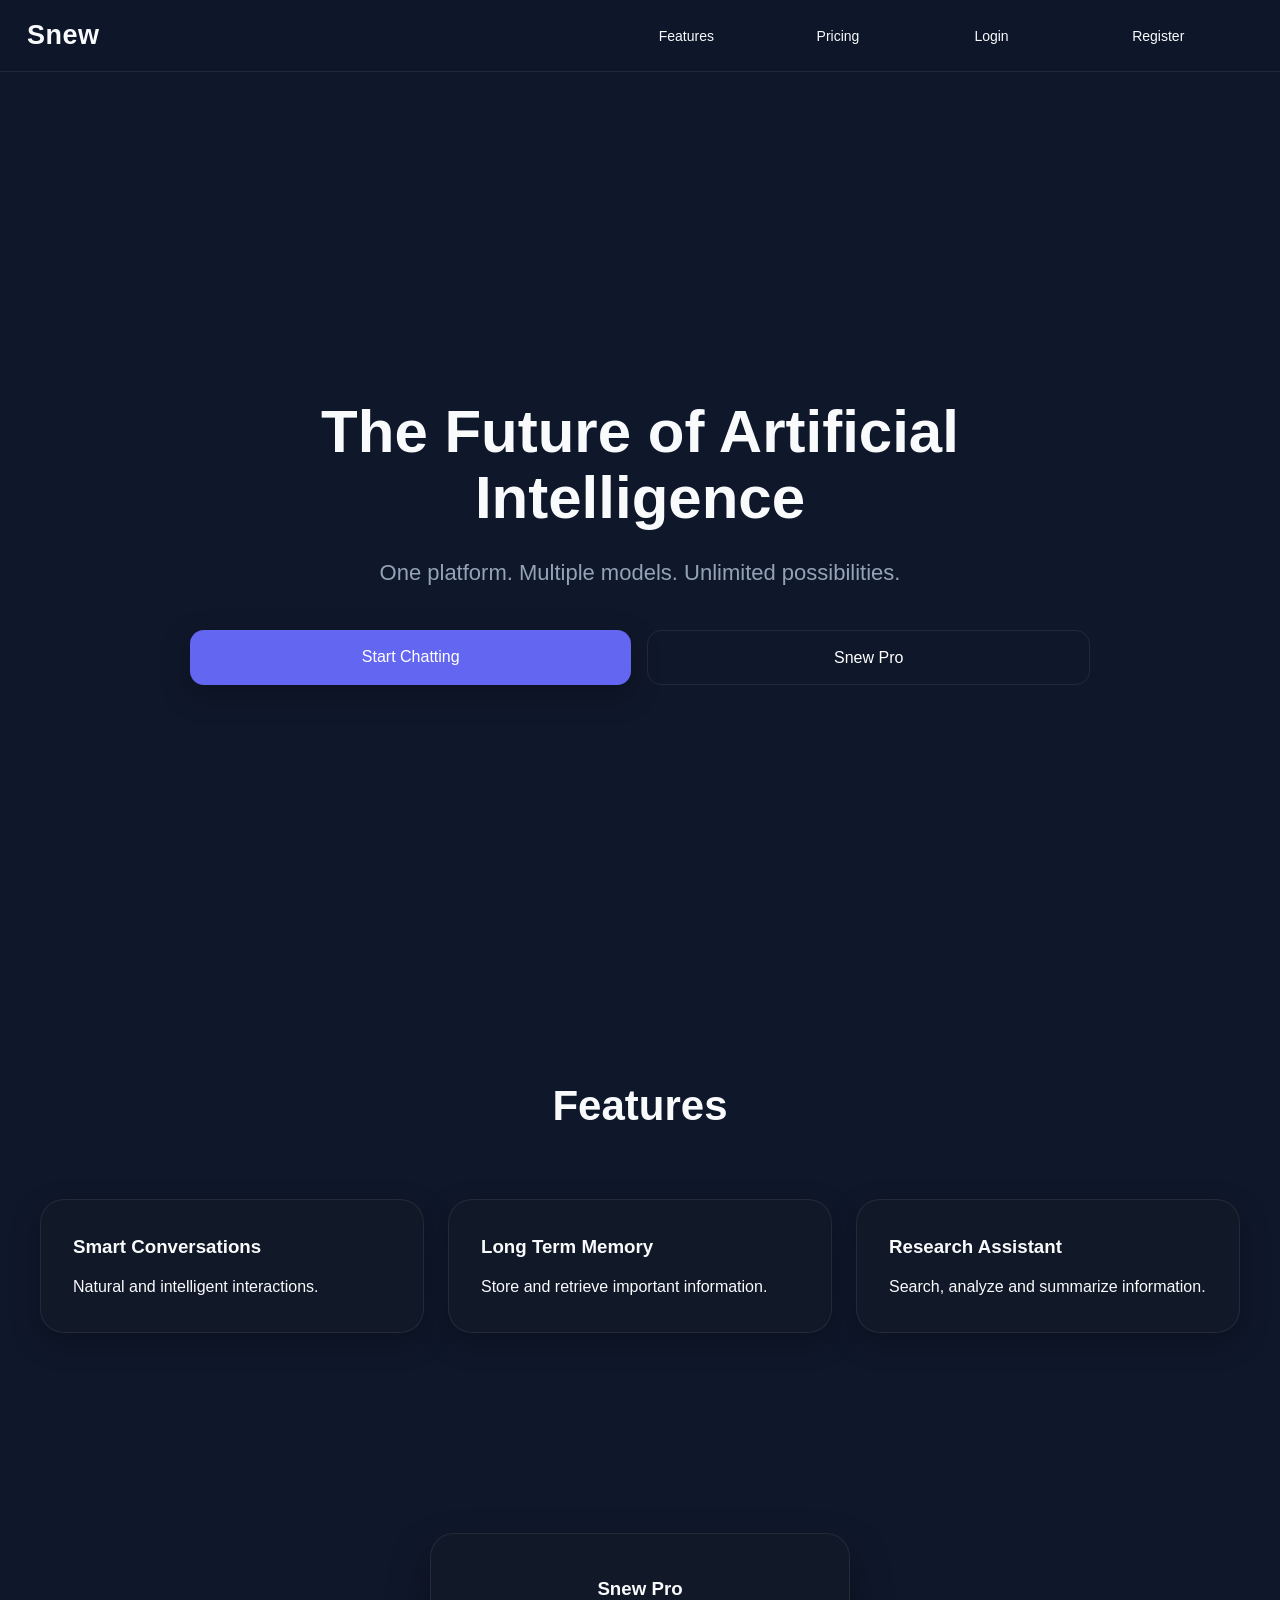
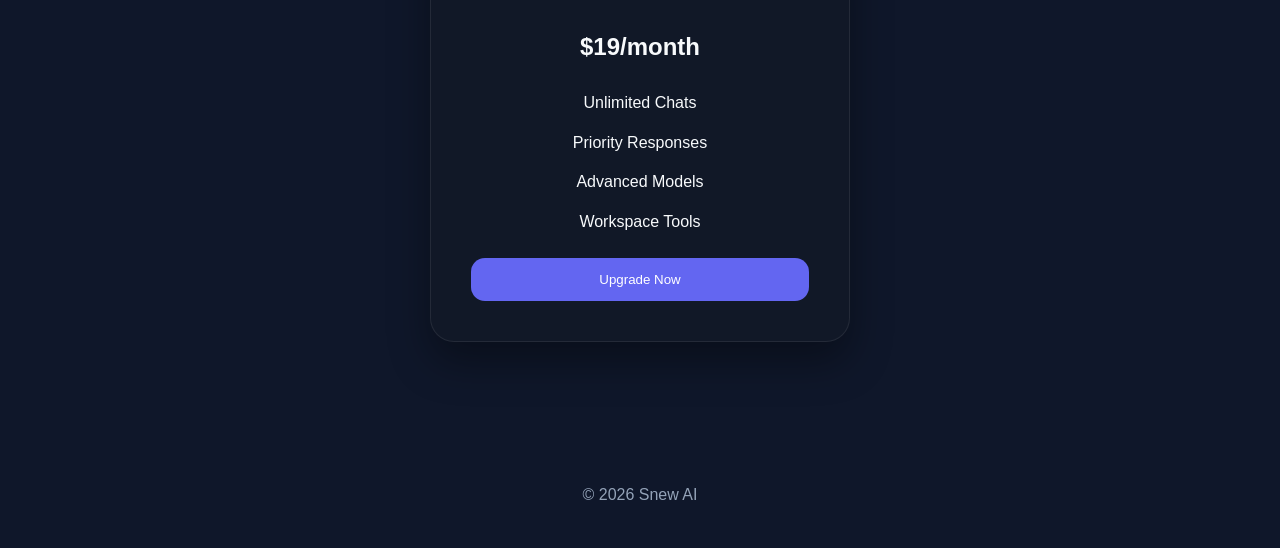
<file: index.html>
<!DOCTYPE html>
<html lang="en">

<head>
  <meta charset="UTF-8">
  <meta name="viewport" content="width=device-width, initial-scale=1.0">
  
  <title>Snew AI</title>
  
  <link rel="stylesheet" href="style.css">
  
  <link href="https://fonts.googleapis.com/css2?family=Inter:wght@300;400;500;600;700&display=swap" rel="stylesheet">
  
</head>

<body>
  
  <nav>
    
    <div class="nav-container">
      
      <div class="logo">
        Snew
      </div>
      
      <ul>
        
        <li><a href="#features">Features</a></li>
        
        <li><a href="#pricing">Pricing</a></li>
        
        <li><a href="login.html">Login</a></li>
        
        <li><a href="register.html">Register</a></li>
        
      </ul>
      
    </div>
    
  </nav>
  
  <section class="hero">
    
    <div class="hero-content">
      
      <h1>
        The Future of Artificial Intelligence
      </h1>
      
      <p>
        One platform. Multiple models.
        Unlimited possibilities.
      </p>
      
      <div class="hero-buttons">
        
        <a href="chat.html" class="btn">
          Start Chatting
        </a>
        
        <a href="#pricing" class="btn-secondary">
          Snew Pro
        </a>
        
      </div>
      
    </div>
    
  </section>
  
  <section id="features">
    
    <h2>Features</h2>
    
    <div class="cards">
      
      <div class="card">
        
        <h3>Smart Conversations</h3>
        
        <p>
          Natural and intelligent interactions.
        </p>
        
      </div>
      
      <div class="card">
        
        <h3>Long Term Memory</h3>
        
        <p>
          Store and retrieve important information.
        </p>
        
      </div>
      
      <div class="card">
        
        <h3>Research Assistant</h3>
        
        <p>
          Search, analyze and summarize information.
        </p>
        
      </div>
      
    </div>
    
  </section>
  
  <section id="pricing">
    
    <div class="pricing-card">
      
      <h3>Snew Pro</h3>
      
      <h1>$19/month</h1>
      
      <ul>
        
        <li>Unlimited Chats</li>
        
        <li>Priority Responses</li>
        
        <li>Advanced Models</li>
        
        <li>Workspace Tools</li>
        
      </ul>
      
      <button>
        Upgrade Now
      </button>
      
    </div>
    
  </section>
  
  <footer>
    
    © 2026 Snew AI
    
  </footer>
  
 
  
</body>

</html>
</file>
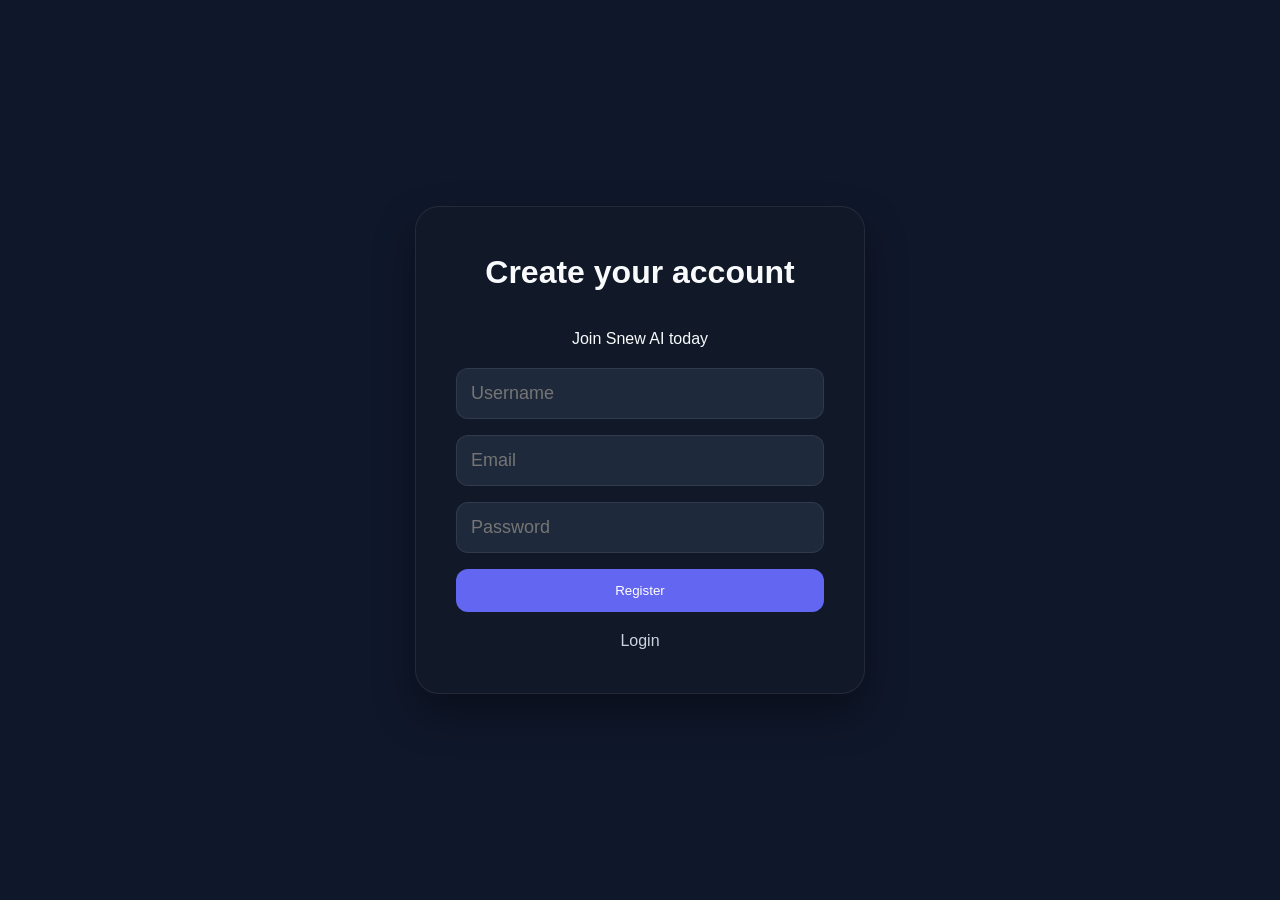
<file: registre.html>
<!DOCTYPE html>
<html>
<head>
<meta charset="UTF-8">
<title>Register</title>
<link rel="stylesheet" href="style.css">
</head>
<body>

<div class="auth-container">

    <form class="auth-box">

        <h1>Create your account</h1>

<p style="text-align:center;">
  Join Snew AI today
</p>

        <input
        type="text"
        placeholder="Username">

        <input
        type="email"
        placeholder="Email">

        <input
        type="password"
        placeholder="Password">

        <button>
            Register
        </button>

        <a href="login.html">
            Login
        </a>

    </form>

</div>

</body>
</html>
</file>
<file: style.css>
* {
  margin: 0;
  padding: 0;
  box-sizing: border-box;
  font-family: Arial;
}

body {
  background: black;
  color: white;
  height: 100vh;
  display: flex;
  flex-direction: column;
}

header {
  display: flex;
  justify-content: space-between;
  align-items: center;
  padding: 20px;
  position: sticky;
  height: 70px;
  top: 0;
  z-index: 1;
}


.upgrade {
  background: #2c2468;
  color: #8d86ff;
  border: none;
  padding: 15px 30px;
  border-radius: 30px;
  font-size: 18px;
}



.chat-container {
  flex: 1;
  overflow: auto;
  padding: 20px;
}

.user {
  background: #303030;
  padding: 15px;
  border-radius: 20px;
  width: max-content;
  margin-left: auto;
  margin-top: 15px;
}

.bot {
  background: #171717;
  padding: 15px;
  border-radius: 20px;
  width: max-content;
  max-width: 80%;
  margin-top: 15px;
  
}



.input-area {
  display: flex;
  align-items: center;
  gap: 10px;
  padding: 15px;
}

.plus,
.mic,
.send {
  width: 55px;
  height: 55px;
  border: none;
  border-radius: 50%;
  background: #222;
  color: white;
  font-size: 25px;
}

input {
  flex: 1;
  background: #1d1d1d;
  border: none;
  color: white;
  padding: 18px;
  border-radius: 30px;
  font-size: 18px;
}

.thinking{
    display:flex;
    gap:6px;
}

.thinking span{
    width:8px;
    height:8px;
    border-radius:50%;
    background:white;
    animation:bounce 1s infinite;
}

.thinking span:nth-child(2){
    animation-delay:.2s;
}

.thinking span:nth-child(3){
    animation-delay:.4s;
}

@keyframes bounce{

    0%,80%,100%{
        transform:scale(0);
        opacity:.3;
    }

    40%{
        transform:scale(1);
        opacity:1;
    }

}

/* =========================
   RESET
========================= */

*{
    margin:0%;
    padding:0%;
    box-sizing:border-box;
    width: 100%;
}

html{
    scroll-behavior:smooth;
}

body{
    font-family:'Inter',sans-serif;
    background:#0f172a;
    color:#f8fafc;
    line-height:1.6;
    width: 100%;
}

/* =========================
   VARIABLES
========================= */

:root{

    --bg:#0f172a;
    --sidebar:#111827;
    --card:#1e293b;

    --primary:#6366f1;
    --primary-hover:#4f46e5;

    --text:#f8fafc;
    --text-muted:#94a3b8;

    --border:rgba(255,255,255,.08);

    --shadow-sm:
    0 4px 12px rgba(0,0,0,.15);

    --shadow-md:
    0 10px 30px rgba(0,0,0,.25);

    --shadow-lg:
    0 20px 40px rgba(0,0,0,.35);

    --radius:18px;
}

/* =========================
   NAVBAR
========================= */

nav{
    position: sticky;
    top: 0;
   

    height:72px;
    width: 100%;
    display:flex;
    justify-content:center;
    align-items:center;

    background:rgba(15,23,42,.85);

    backdrop-filter:blur(12px);

    border-bottom:1px solid var(--border);

    z-index: 1;
}

.nav-container{

    width: 100%;
    max-width:1400px;

    display:flex;
    justify-content: center;
    align-items:center;

    
}

.logo{

    font-size:27px;
    font-weight:700;
    padding: 27px;
display: inline;
    letter-spacing: .5px;
}

nav ul{

    display: flex;
    gap:20px;
    padding: 10px;
    list-style:none;
}

nav a{
    font-size: 14px;

    text-decoration:none;

    color:var(--text);

    transition:.25s;
}

nav a:hover{

    color:var(--primary);
}

/* =========================
   HERO
========================= */

.hero{

    min-height:100vh;

    display:flex;
    justify-content:center;
    align-items:center;

    text-align:center;

    padding:120px 20px 80px;
}

.hero-content{

    max-width:900px;
}

.hero h1{

    font-size:60px;

    line-height:1.1;

    margin-bottom:24px;
}

.hero p{

    font-size:22px;

    color:var(--text-muted);

    margin-bottom:40px;
}

.hero-buttons{

    display:flex;
    justify-content:center;
    gap:16px;
}

/* =========================
   BUTTONS
========================= */

.btn{

    background:var(--primary);

    color:white;

    text-decoration:none;

    padding:14px 28px;

    border-radius:14px;

    transition:.25s;

    box-shadow:var(--shadow-md);
}

.btn:hover{

    background:var(--primary-hover);

    transform:translateY(-2px);
}

.btn-secondary{

    border:1px solid var(--border);

    color:white;

    text-decoration:none;

    padding:14px 28px;

    border-radius:14px;

    transition:.25s;
}

.btn-secondary:hover{

    background:rgba(255,255,255,.05);
}

/* =========================
   FEATURES
========================= */

#features{

    max-width:1400px;

    margin:auto;

    padding:100px 40px;
}

#features h2{

    text-align:center;

    font-size:42px;

    margin-bottom:60px;
}

.cards{

    display:grid;

    grid-template-columns:
    repeat(auto-fit,minmax(280px,1fr));

    gap:24px;
}

.card{

    background:#111827;

    border:1px solid var(--border);

    border-radius:24px;

    padding:32px;

    transition:.3s;

    box-shadow:var(--shadow-md);
}

.card:hover{

    transform:translateY(-6px);

    box-shadow:var(--shadow-lg);
}

.card h3{

    margin-bottom:12px;
}

/* =========================
   PRICING
========================= */

#pricing{

    padding:100px 40px;
}

.pricing-card{

    max-width:420px;

    margin:auto;

    background:#111827;

    border:1px solid var(--border);

    border-radius:24px;

    padding:40px;

    text-align:center;

    box-shadow:var(--shadow-lg);
}

.pricing-card h1{

    margin:24px 0;
}

.pricing-card ul{

    list-style:none;

    margin:24px 0;
}

.pricing-card li{

    margin:14px 0;
}

.pricing-card button{

    width:100%;

    padding:14px;

    border:none;

    border-radius:14px;

    background:var(--primary);

    color:white;

    cursor:pointer;

    transition:.25s;
}

.pricing-card button:hover{

    background:var(--primary-hover);
}

/* =========================
   FOOTER
========================= */

footer{

    padding:40px;

    text-align:center;

    color:var(--text-muted);
}

/* =========================
   CHAT LAYOUT
========================= */

.chat-layout{

    display:flex;

    height:100vh;
}

/* =========================
   SIDEBAR
========================= */

.sidebar{

    width:270px;

    background:#171717;

    border-right:1px solid var(--border);

    display:flex;

    flex-direction:column;

    padding:14px;

    gap:16px;
}

.sidebar h2{

    font-size:22px;
}

.sidebar button{

    height:48px;

    border:none;

    border-radius:14px;

    background:#2f2f2f;

    color:white;

    cursor:pointer;

    transition:.25s;
}

.sidebar button:hover{

    background:#3b3b3b;
}

.history{

    margin-top:12px;

    display:flex;

    flex-direction:column;

    gap:8px;
}

.history p{

    padding:12px;

    border-radius:10px;

    cursor:pointer;
}

.history p:hover{

    background:#2a2a2a;
}

/* =========================
   CHAT MAIN
========================= */

.chat-main{

    flex:1;

    display:flex;

    flex-direction:column;

    background:#212121;
}

.messages{

    flex:1;

    overflow-y:auto;

    width:100%;

    max-width:900px;

    margin:auto;

    padding:40px 24px;
}

.ai-message,
.user-message{

    padding:16px 20px;

    border-radius:18px;

    margin-bottom:18px;

    max-width:85%;
}

.ai-message{

    background:#2f2f2f;

    border:1px solid var(--border);

    align-self:flex-start;
}

.user-message{

    background:var(--primary);

    margin-left:auto;
}

/* =========================
   PROMPT AREA
========================= */

.input-area{

    padding:24px;

    background:
    linear-gradient(
        transparent,
        #212121 25%
    );
}

.prompt-box{

    max-width:900px;

    margin:auto;

    display:flex;

    align-items:center;

    gap:12px;

    padding:12px;

    border-radius:24px;

    background:#2f2f2f;

    border:1px solid var(--border);

    box-shadow:var(--shadow-lg);
}

.prompt-box input{

    flex:1;

    background:transparent;

    border:none;

    outline:none;

    color:white;

    font-size:16px;
}

.prompt-box button{

    padding:12px 18px;

    border:none;

    border-radius:12px;

    background:var(--primary);

    color:white;

    cursor:pointer;
}

/* =========================
   AUTH PAGES
========================= */

.auth-container{

    min-height:100vh;

    display:flex;

    justify-content:center;
    align-items:center;

    padding:20px;
}

.auth-box{

    width:100%;
    max-width:450px;

    background:#111827;

    border:1px solid var(--border);

    border-radius:24px;

    padding:40px;

    box-shadow:var(--shadow-lg);

    display:flex;

    flex-direction:column;

    gap:16px;
}

.auth-box h1{

    text-align:center;

    margin-bottom:12px;
}

.auth-box input{

    padding:14px;

    border-radius:12px;

    border:1px solid var(--border);

    background:#1e293b;

    color:white;
}

.auth-box input:focus{

    border-color:var(--primary);

    outline:none;
}

.auth-box button{

    padding:14px;

    border:none;

    border-radius:12px;

    background:var(--primary);

    color:white;

    cursor:pointer;
}

.auth-box a{

    text-align:center;

    color:#cbd5e1;

    text-decoration:none;
}
</file>
